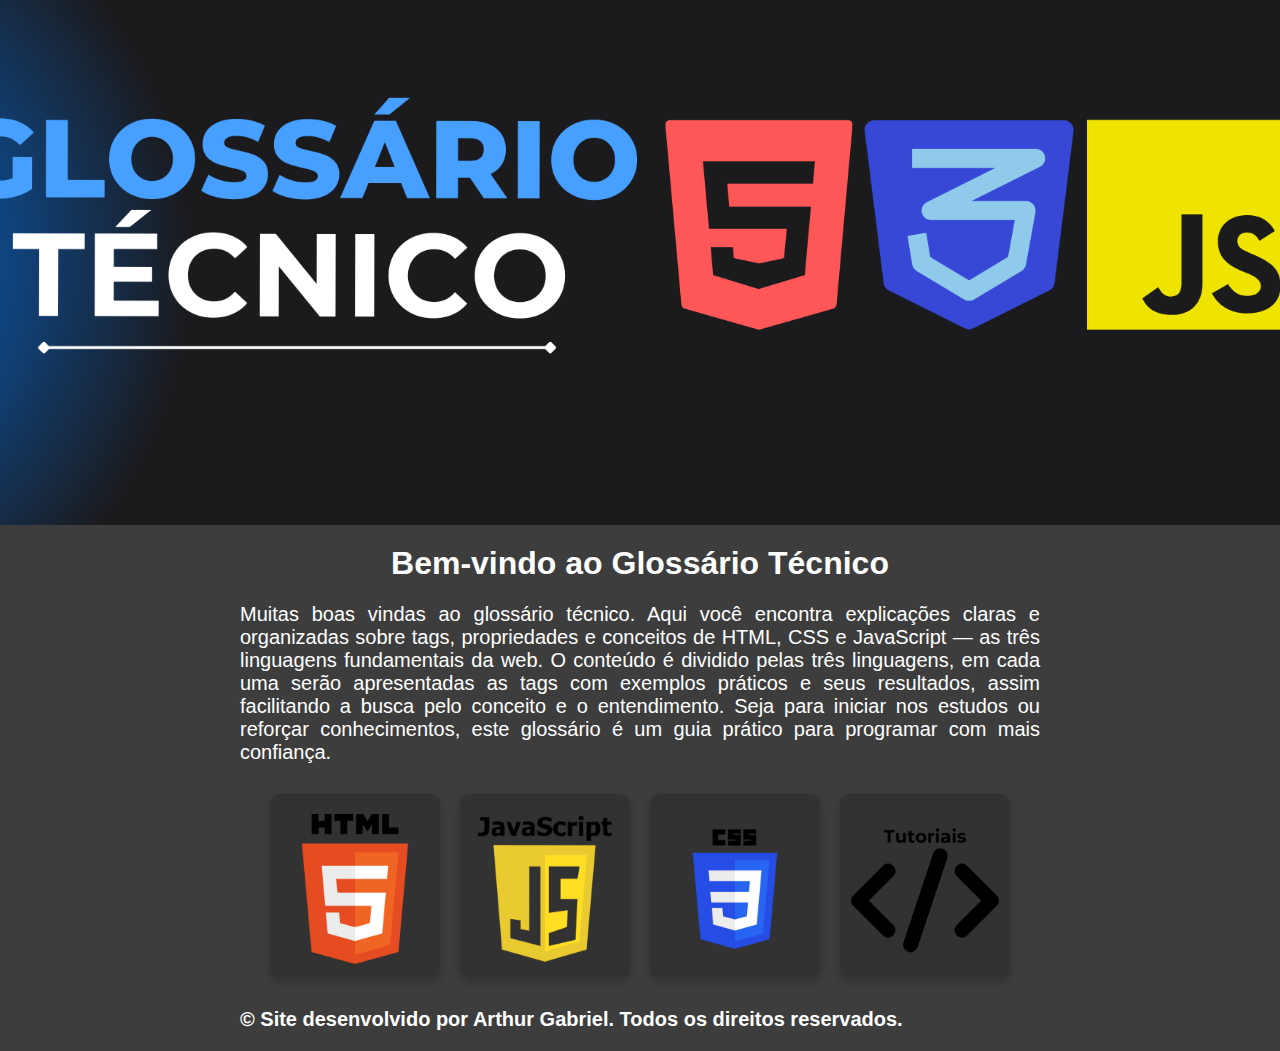
<file: index.html>
<!DOCTYPE html>
<html lang="pt-br">
<head>
    <meta charset="UTF-8">
    <meta name="viewport" content="width=device-width, initial-scale=1.0">
    <link rel="stylesheet" href="index.css">
    <title>Glossário técnico</title>
</head>
<body>
    <header>
    </header>
    <h1>Bem-vindo ao Glossário Técnico</h1>
    <p>
        Muitas boas vindas ao glossário técnico. Aqui você encontra explicações claras e organizadas sobre tags, propriedades e conceitos de HTML, CSS e JavaScript — as três linguagens fundamentais da web. O conteúdo é dividido pelas três linguagens, em cada uma serão apresentadas as tags com exemplos práticos e seus resultados, assim facilitando a busca pelo conceito e o entendimento. Seja para iniciar nos estudos ou reforçar conhecimentos, este glossário é um guia prático para programar com mais confiança.
    </p>
    <div class="cards">
        <div class="card-1">
            <a href="html.html">
                <img src="HTML5_logo_and_wordmark.svg.png" alt="HTML logo">
            </a>
        </div>
        <div class="card-1">
            <a href="js.html">
                <img src="js.png" alt="JavaScript logo">
            </a>
        </div>
        <div class="card-1">
            <a href="css.html">
                <img src="css.png" alt="CSS logo">
            </a>
        </div>
        <div class="card-1">
            <a href="tutogpt.html">
                <img src="tuto-logo.png" alt="Tutorial logo">
            </a>
        </div>
    </div>
    <footer class ="rodape">
        <p> &copy; Site desenvolvido por Arthur Gabriel. Todos os direitos reservados.</p>
    </footer>
</body>
</html>
</file>
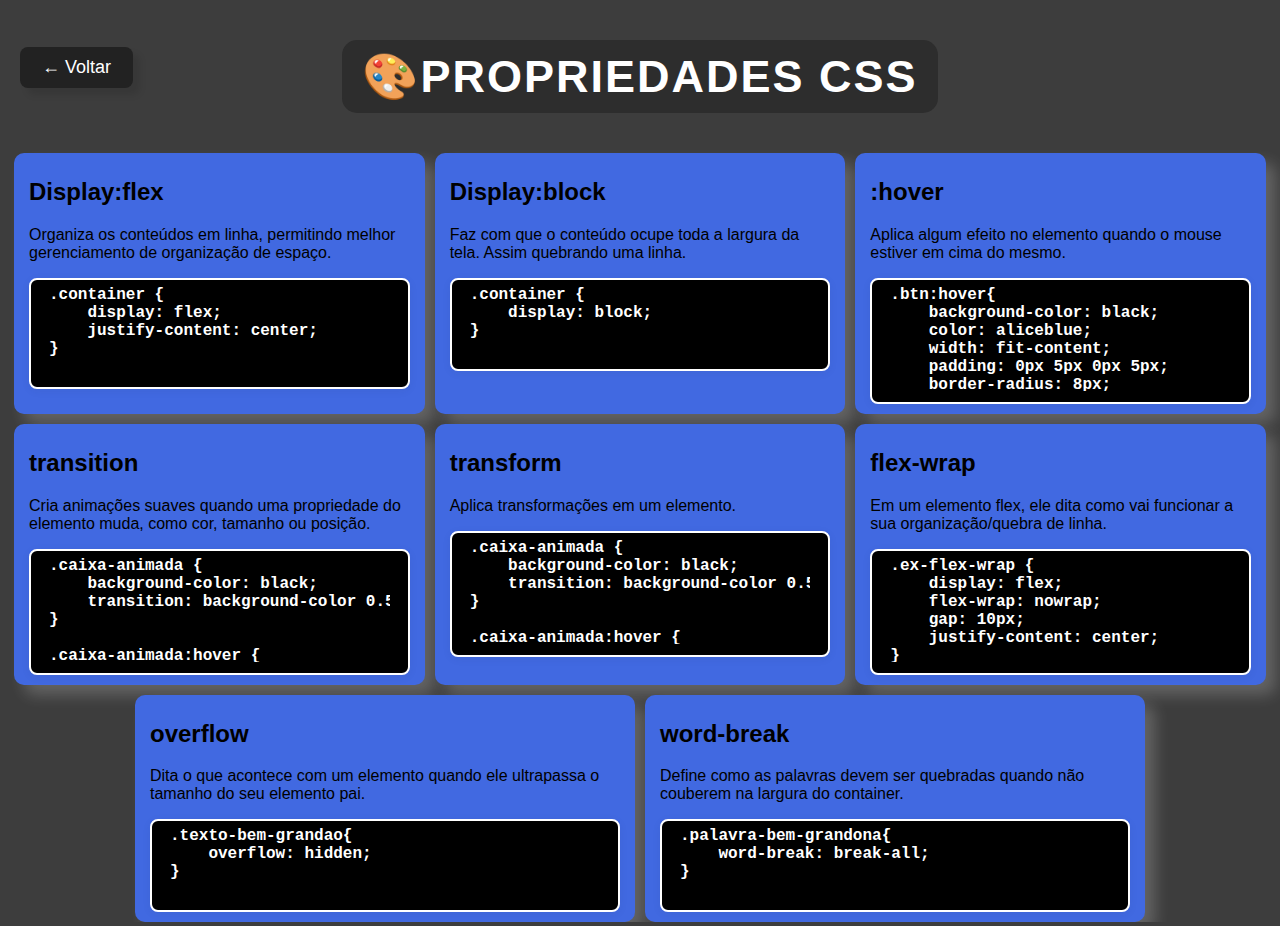
<file: css.html>
<!DOCTYPE html>
<html lang="pt-br">
<head>
    <meta charset="UTF-8">
    <meta name="viewport" content="width=device-width, initial-scale=1.0">
    <link rel="stylesheet" href="css.css">
    <title>CSS</title>
</head>
<body>
    <div class="botao-do-lado-do-titulo">
        <button class="btn-voltar" onclick="window.history.back()">
    &#8592; Voltar
        </button>
        <h1 class ="titulo">🎨PROPRIEDADES CSS</h1>
    </div>
<div class ="cards">
        <div class ="card-1">
            <h2 class="nome-tag">Display:flex</h2>
            <p class="descricao-tag">Organiza os conteúdos em linha, permitindo melhor gerenciamento de organização de espaço.</p>
            <div class="accordion-box">
                <button class="accordion-header">
                    <pre>
.container {
    display: flex;
    justify-content: center;
}
                    </pre>
                </button>
                <div class="ex-pratico display">
                    <div class="cardzito-1">
                        <p class="cardzito-texto">1</p>
                    </div>
                    <div class="cardzito-1">
                        <p class="cardzito-texto">2</p>
                    </div>
                    <div class="cardzito-1">
                        <p class="cardzito-texto">3</p>
                    </div>
                    
            </div>
        </div>  
    </div>
    <div class ="card-1">
            <h2 class="nome-tag">Display:block</h2>
            <p class="descricao-tag">Faz com que o conteúdo ocupe toda a largura da tela. Assim quebrando uma linha.</p>
            <div class="accordion-box">
                <button class="accordion-header">
                    <pre>
.container {
    display: block;
}
                    </pre>
                </button>
                <div class="ex-pratico display-block">
                    <div class="cardzito-2">
                        <p class="cardzito-texto-2">1</p>
                    </div>
                    <div class="cardzito-2">
                        <p class="cardzito-texto-2">2</p>
                    </div>  
            </div>
        </div>  
    </div>
    <div class ="card-1">
            <h2 class="nome-tag">:hover</h2>
            <p class="descricao-tag">Aplica algum efeito no elemento quando o mouse estiver em cima do mesmo.</p>
            <div class="accordion-box">
                <button class="accordion-header">
                    <pre>
.btn:hover{
    background-color: black;
    color: aliceblue;
    width: fit-content;
    padding: 0px 5px 0px 5px;
    border-radius: 8px;
}
                    </pre>
                </button>
                <div class="ex-pratico">
                    <p class="btn">Efeito hover</p>  
                </div>
        </div>  
    </div>
     <div class ="card-1">
            <h2 class="nome-tag">transition</h2>
            <p class="descricao-tag">Cria animações suaves quando uma propriedade do elemento muda, como cor, tamanho ou posição.</p>
            <div class="accordion-box">
                <button class="accordion-header">
                    <pre>
.caixa-animada {
    background-color: black;
    transition: background-color 0.5s, transform 0.3s;
}

.caixa-animada:hover {
    background-color: white;
    transform: rotate(15deg) scale(1.1);
}
                    </pre>
                </button>
                <div class="ex-pratico transition">
                      <div class="caixa-animada"></div>
                </div>
        </div>  
    </div>
    <div class ="card-1">
            <h2 class="nome-tag">transform</h2>
            <p class="descricao-tag">Aplica transformações em um elemento.</p>
            <div class="accordion-box">
                <button class="accordion-header">
                    <pre>
.caixa-animada {
    background-color: black;
    transition: background-color 0.5s, transform 0.3s;
}

.caixa-animada:hover {
    background-color: white;
    transform: rotate(15deg) scale(1.1);
}
                    </pre>
                </button>
                <div class="ex-pratico transition">
                      <div class="caixa-animada"></div>
                </div>
        </div>  
    </div>
    <div class ="card-1">
            <h2 class="nome-tag">flex-wrap</h2>
            <p class="descricao-tag">Em um elemento flex, ele dita como vai funcionar a sua organização/quebra de linha.</p>
            <div class="accordion-box">
                <button class="accordion-header">
                    <pre>
.ex-flex-wrap {
    display: flex;
    flex-wrap: nowrap;
    gap: 10px;
    justify-content: center;
}

.item {
    background: #5a9;
    color: white;
    padding: 10px;
}
                    </pre>
                </button>
                <div class="ex-pratico">
                    <div class="ex-flex-wrap">
                        <div class="item">1</div>
                        <div class="item">2</div>
                        <div class="item">3</div>
                        <div class="item">4</div>
                        <div class="item">5</div>
                    </div>
                </div>
        </div>  
    </div>
    <div class ="card-1">
            <h2 class="nome-tag">overflow</h2>
            <p class="descricao-tag">Dita o que acontece com um elemento quando ele ultrapassa o tamanho do seu elemento pai.</p>
            <div class="accordion-box">
                <button class="accordion-header">
                    <pre>
.texto-bem-grandao{
    overflow: hidden;
}
                    </pre>
                </button>
                <div class="ex-pratico overflow">
                    <p class="texto-bem-grandao">
                        Estou escrevendo um texto muito longo que vai ultrapassar o tamanho do meu elemento pai. Mas quando eu quero dizer longo, é tipo, não longo de verdade, mas só longo o suficiente pra que o tamanho da caixa definido por mim seja menor do que esse texto totalmente legal e longo.
                    </p>
                </div>
        </div>  
    </div>
     <div class ="card-1">
            <h2 class="nome-tag">word-break</h2>
            <p class="descricao-tag">Define como as palavras devem ser quebradas quando não couberem na largura do container.</p>
            <div class="accordion-box">
                <button class="accordion-header">
                    <pre>
.palavra-bem-grandona{
    word-break: break-all;
}
                    </pre>
                </button>
                <div class="ex-pratico">
                    <p class="palavra-bem-grandona">
                        EssaPalavraÉTãoGrandeQueNãoCabeNoContainerEPrecisaSerQuebradaParaContinuarAExibiçãoDoTextoDeFormaCorreta.
                    </p>
                </div>
        </div>  
    </div>
</div>
    <script src ="accordion.js"></script>
</body>
</html>
</file>
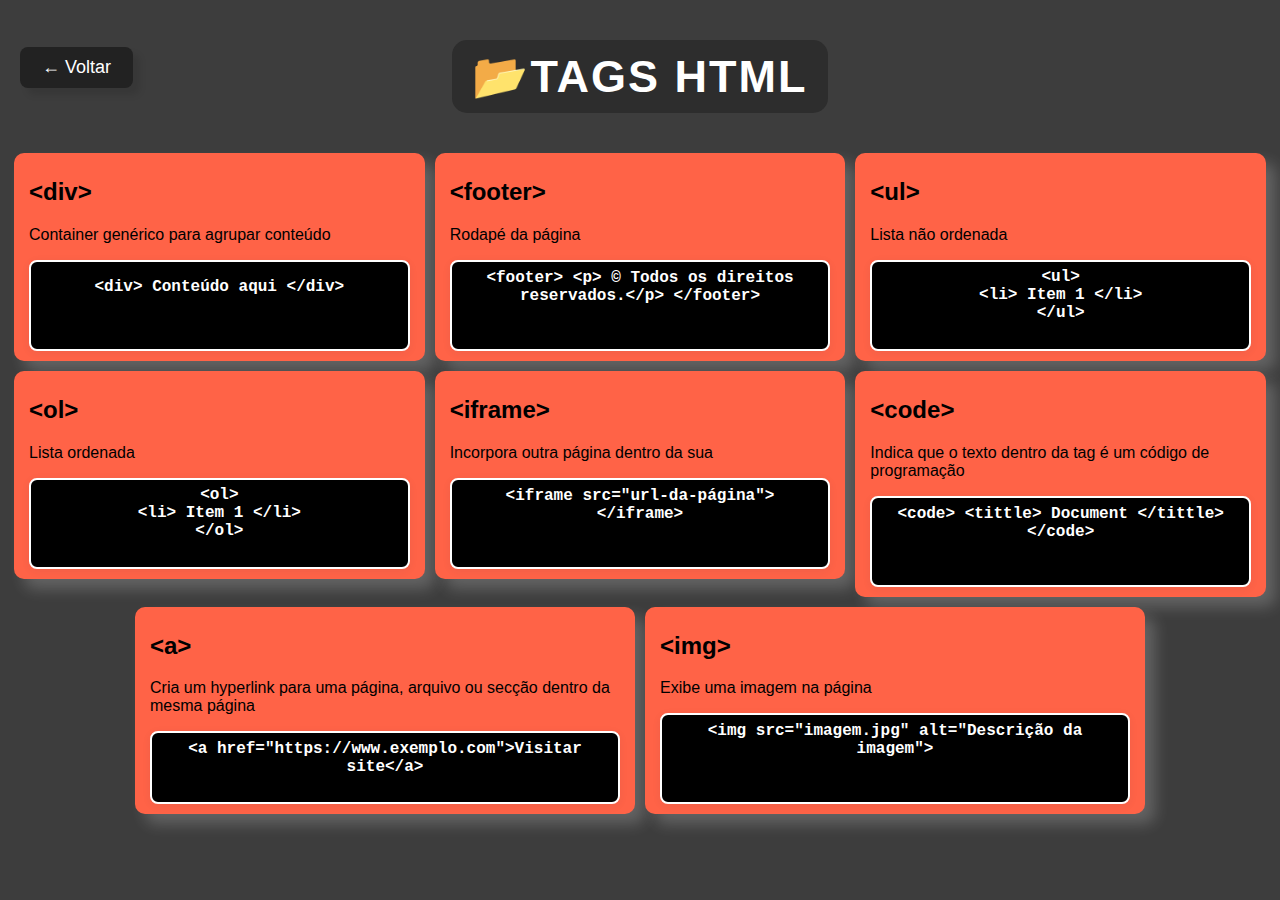
<file: html.html>
<!DOCTYPE html>
<html lang="pt-br">
<head>
    <meta charset="UTF-8">
    <meta name="viewport" content="width=device-width, initial-scale=1.0">
    <link rel="stylesheet" href="html.css">
    <title>HTML</title>
</head>
<body>
    <div class="botao-do-lado-do-titulo">
        <button class="btn-voltar" onclick="window.history.back()">
    &#8592; Voltar
        </button>
        <h1 class ="titulo">📂TAGS HTML</h1>
    </div>
    <div class ="cards">
        <div class ="card-1">
            <h2 class="nome-tag">&lt;div&gt;</h2>
            <p class="descricao-tag">Container genérico para agrupar conteúdo</p>
            <div class="accordion-box">
                <button class="accordion-header">
                    <code>&lt;div&gt; Conteúdo aqui &lt;/div&gt;</code>
                </button>
                <div class="ex-pratico">
                    <p class="nerfados">Este conteúdo está dentro de uma div estilizada. Teve suas bordas arredondadas, fonte e cor alteradas, animações adicionadas e poderia ser adicionado mais!</p>
                </div>
            </div>
        </div>
        <div class ="card-1">
            <h2 class="nome-tag">&lt;footer&gt;</h2>
            <p class="descricao-tag">Rodapé da página</p>
            <div class="accordion-box">
                <button class="accordion-header">
                    <code>&lt;footer&gt; &lt;p&gt; &copy; Todos os direitos reservados.&lt;/p&gt; &lt;/footer&gt;</code>
                </button>
                <div class="ex-pratico">
                    <p class="nerfados">Hello world</p>
                    <footer class="rodape-exemplo">
                        <p> &copy; Todos os direitos reservados.</p>
                    </footer>
                </div>
            </div>
        </div>
        <div class ="card-1">
            <h2 class="nome-tag">&lt;ul&gt;</h2>
            <p class="descricao-tag">Lista não ordenada</p>
            <div class="accordion-box">
                <button class="accordion-header">
                    <code>&lt;ul&gt; <br> &lt;li&gt; Item 1 &lt;/li&gt;<br>&lt;/ul&gt;</code>
                </button>
                <div class="ex-pratico lista">
                    <ul class="nerfados">
                        <li>Item 1</li>
                        <li>Item 2</li>
                        <li>Item 3</li>
                    </ul>
                </div>
            </div>
        </div>
        <div class ="card-1">
            <h2 class="nome-tag">&lt;ol&gt;</h2>
            <p class="descricao-tag">Lista ordenada</p>
            <div class="accordion-box">
                <button class="accordion-header">
                    <code>&lt;ol&gt; <br> &lt;li&gt; Item 1 &lt;/li&gt;<br>&lt;/ol&gt;</code>
                </button>
                <div class="ex-pratico lista">
                    <ol class="nerfados">
                        <li>Item 1</li>
                        <li>Item 2</li>
                        <li>Item 3</li>
                    </ol>
                </div>
            </div>
        </div>
        <div class ="card-1">
            <h2 class="nome-tag">&lt;iframe&gt;</h2>
            <p class="descricao-tag">Incorpora outra página dentro da sua</p>
            <div class="accordion-box">
                <button class="accordion-header">
                    <code>&lt;iframe src="url-da-página"&gt;&lt;/iframe&gt;</code>
                </button>
                <div class="ex-pratico iframe">
                    <iframe src="https://pt.wikipedia.org/wiki/Wikipédia:Página_principal" width="100%" height="500px"></iframe>  
                </div>
            </div>
        </div>
        <div class ="card-1">
            <h2 class="nome-tag">&lt;code&gt;</h2>
            <p class="descricao-tag">Indica que o texto dentro da tag é um código de programação</p>
            <div class="accordion-box">
                <button class="accordion-header">
                    <code>&lt;code&gt; &lt;tittle&gt; Document &lt;/tittle&gt; &lt;/code&gt;</code>
                </button>
                <div class="ex-pratico">
                    <code>&lt;p&gt; Este texto está com uma formatação da tag code para indicar que é um código. &lt;p&gt;</code>
                </div>
            </div>
        </div>
        <div class ="card-1">
            <h2 class="nome-tag">&lt;a&gt;</h2>
            <p class="descricao-tag">Cria um hyperlink para uma página, arquivo ou secção dentro da mesma página</p>
            <div class="accordion-box">
                <button class="accordion-header">
                    <code>&lt;a href="https://www.exemplo.com"&gt;Visitar site&lt;/a&gt;</code>
                </button>
                <div class="ex-pratico tag-a">
                    <a href="https://store.steampowered.com/app/250900/The_Binding_of_Isaac_Rebirth/" target="_blank">Visitar site</a>
                </div>
            </div>
        </div>
        <div class ="card-1">
            <h2 class="nome-tag">&lt;img&gt;</h2>
            <p class="descricao-tag">Exibe uma imagem na página</p>
            <div class="accordion-box">
                <button class="accordion-header">
                    <code>&lt;img src="imagem.jpg" alt="Descrição da imagem"&gt;</code>
                </button>
                <div class="ex-pratico isaac">
                    <img src="Isaac.png" alt="isaac" width="120">

                </div>
            </div>
        </div>
    </div>
    <script src ="accordion.js"></script>
</body>
</html>
</file>
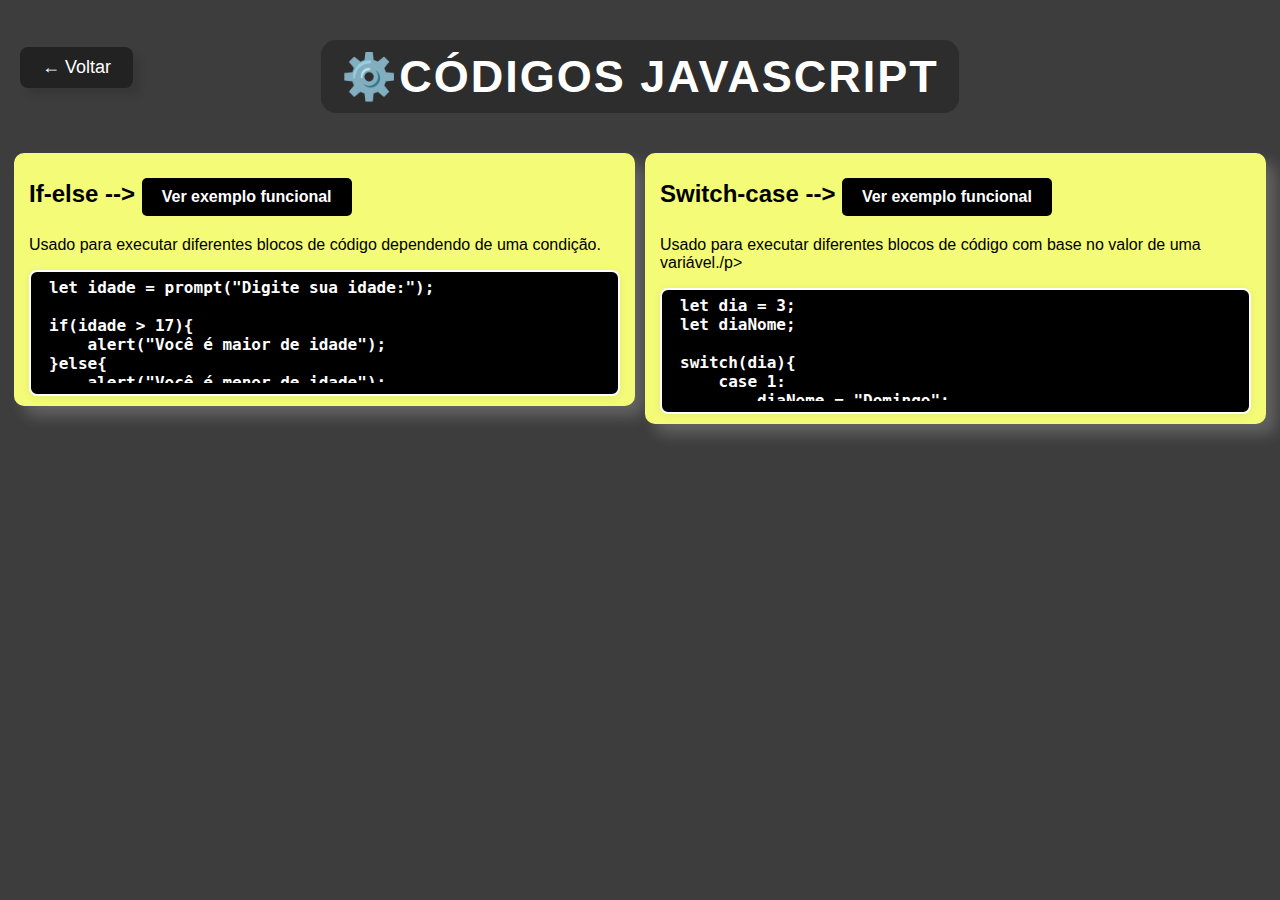
<file: js.html>
<!DOCTYPE html>
<html lang="pt-br">
<head>
    <meta charset="UTF-8">
    <meta name="viewport" content="width=device-width, initial-scale=1.0">
    <link rel="stylesheet" href="js.css">
    <title>JavaScript</title>
</head>
<body>
    <div class="botao-do-lado-do-titulo">
        <button class="btn-voltar" onclick="window.history.back()">
    &#8592; Voltar
        </button>
        <h1 class ="titulo">⚙️CÓDIGOS JAVASCRIPT</h1>
    </div>
    <div class ="cards">
        <div class ="card-1">
            <h2 class="nome-tag">If-else --&gt; <button class="botao-ex"><a href="ifelse-exemplo.html"target="blank">Ver exemplo funcional</a></button></h2>
            <p class="descricao-tag">Usado para executar diferentes blocos de código dependendo de uma condição.</p>
            <div class="accordion-box">
                <button class="accordion-header">
                    <pre>
let idade = prompt("Digite sua idade:");

if(idade > 17){
    alert("Você é maior de idade");
}else{
    alert("Você é menor de idade");
}

// Fecha a aba/janela quando terminar
window.close();
                    </pre>
                </button>
            </div>
        </div>
        <div class ="card-1">
            <h2 class="nome-tag">Switch-case --&gt; <button class="botao-ex"><a href="switchcase-exemplo.html"target="blank">Ver exemplo funcional</a></button></h2>
            <p class="descricao-tag">Usado para executar diferentes blocos de código com base no valor de uma variável./p>
            <div class="accordion-box">
                <button class="accordion-header">
                    <pre>
let dia = 3;
let diaNome;

switch(dia){
    case 1:
        diaNome = "Domingo";
        break;
    case 2:
        diaNome = "Segunda";
        break;
    case 3:
        diaNome = "Terça";
        break;
    case 4:
        diaNome = "Quarta";
        break;
    case 5:
        diaNome = "Quinta";
        break;
    case 6:
        diaNome = "Sexta";
        break;
    case 7:
        diaNome = "Sábado";
        break;
    default:
        diaNome = "Dia inválido";
}

alert("Hoje é " + diaNome);

// Fecha a aba/janela quando terminar
window.close();
                    </pre>
                    </a>
                </button>
            </div>
        </div>
    </div>
</body>
</html>
</file>
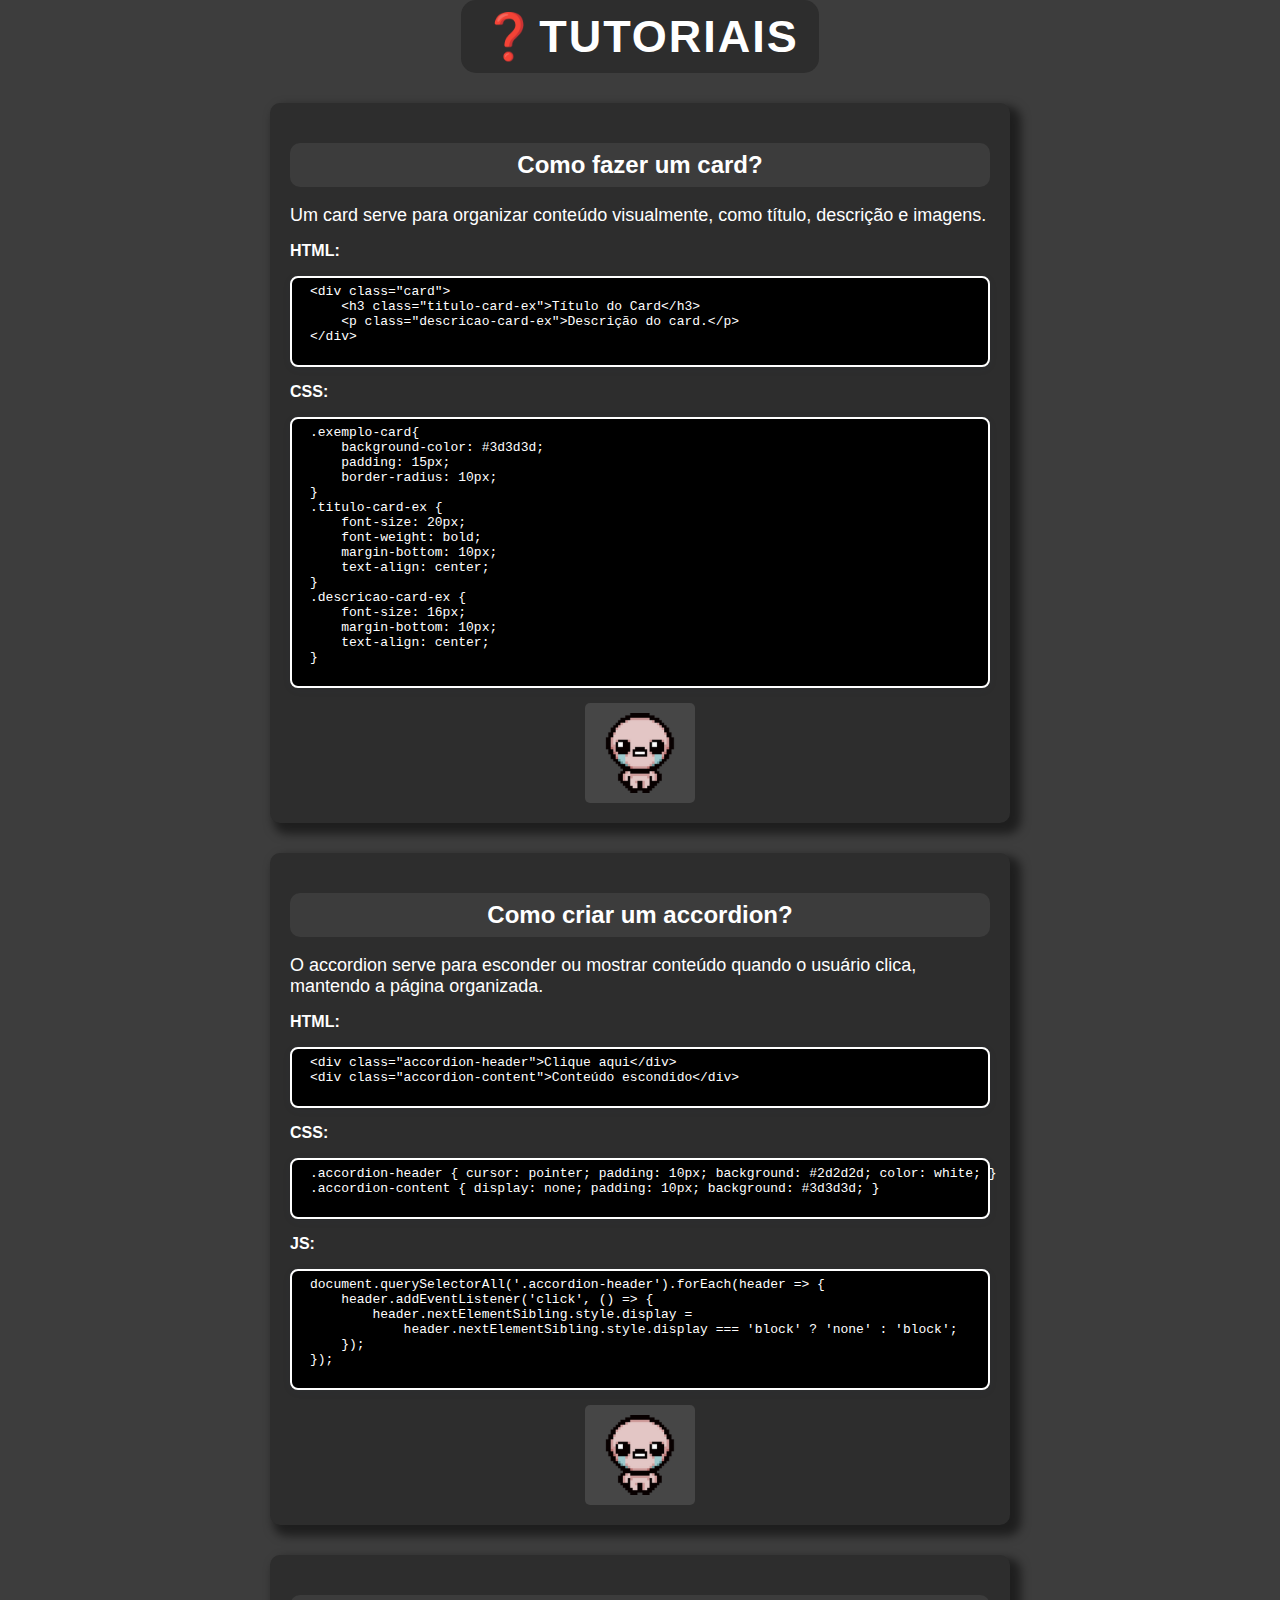
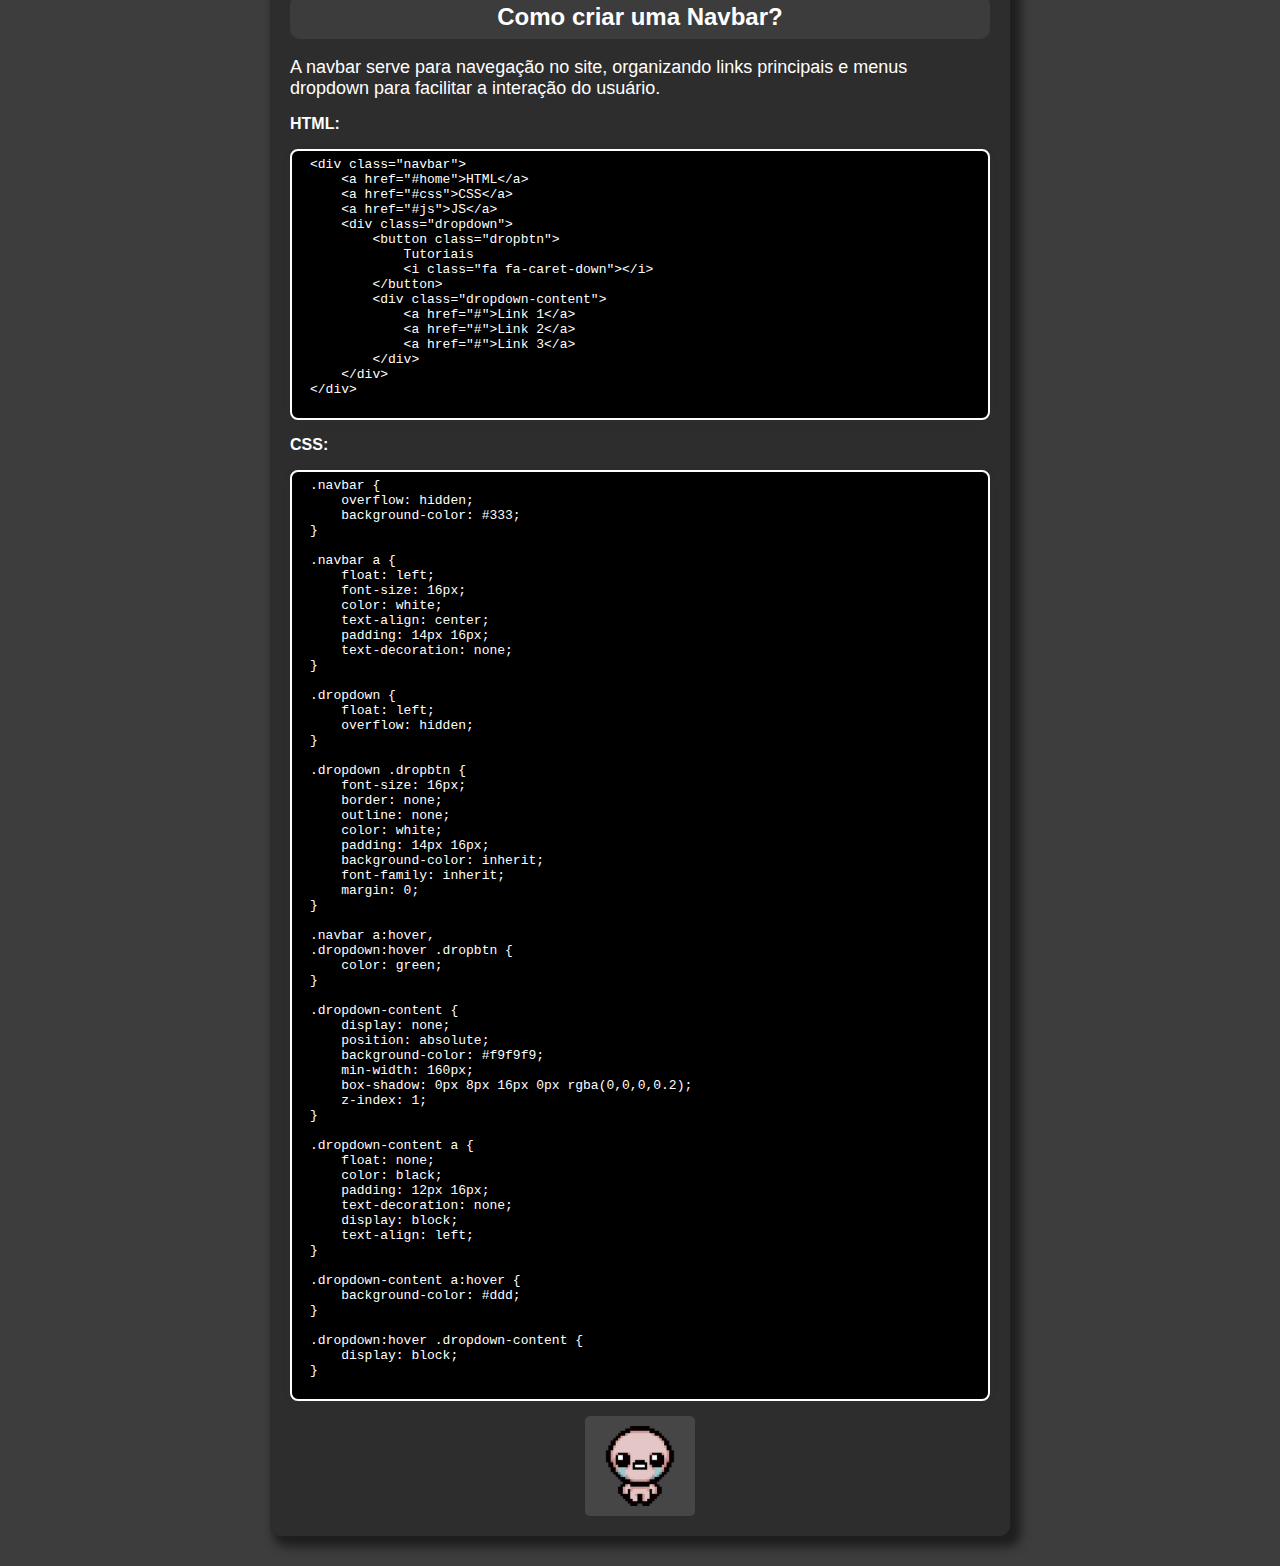
<file: tutogpt.html>
<!DOCTYPE html>
<html lang="en">
<head>
    <meta charset="UTF-8">
    <meta name="viewport" content="width=device-width, initial-scale=1.0">
    <link rel="stylesheet" href="tutorial.css">
    <link rel="stylesheet" href="https://cdnjs.cloudflare.com/ajax/libs/font-awesome/4.7.0/css/font-awesome.min.css">
    <title>Tutoriais</title>
</head>
<body>
    <h1 class="titulo">❓TUTORIAIS</h1>
    <!-- Tutorial Card: Accordion -->
    <div class="card-tutorial">
        <h2 class="nome-tutorial">Como fazer um card?</h2>
        <p class="descricao">Um card serve para organizar conteúdo visualmente, como título, descrição e imagens.</p>
        <div class="codigo">
            <p><strong>HTML:</strong></p>
            <pre>
&lt;div class="card"&gt;
    &lt;h3 class="titulo-card-ex"&gt;Título do Card&lt;/h3&gt;
    &lt;p class="descricao-card-ex"&gt;Descrição do card.&lt;/p&gt;
&lt;/div&gt;
            </pre>
            <p><strong>CSS:</strong></p>
            <pre>
.exemplo-card{
    background-color: #3d3d3d;
    padding: 15px;
    border-radius: 10px;
}
.titulo-card-ex {
    font-size: 20px;
    font-weight: bold;
    margin-bottom: 10px;
    text-align: center;
}
.descricao-card-ex {
    font-size: 16px;
    margin-bottom: 10px;
    text-align: center;
}
            </pre>
        </div>

            <div class="btn">
                <button class="accordion-btn">
                    <img src="imagem-fechada.png" alt="isaac" id="icone-accordion">
                </button>
            </div>
        <div class="accordion-content">
            <div class="exemplo-card">
                <h3 class="titulo-card-ex">Título do Card</h3>
                <p class="descricao-card-ex">Descrição do card.</p>
            </div>
        </div>
    </div>

    <!-- Tutorial Card: Accordion -->
    <div class="card-tutorial">
        <h2 class="nome-tutorial">Como criar um accordion?</h2>
        <p class="descricao">O accordion serve para esconder ou mostrar conteúdo quando o usuário clica, mantendo a página organizada.</p>

        <div class="codigo">
            <p><strong>HTML:</strong></p>
            <pre>
&lt;div class="accordion-header"&gt;Clique aqui&lt;/div&gt;
&lt;div class="accordion-content"&gt;Conteúdo escondido&lt;/div&gt;
            </pre>

            <p><strong>CSS:</strong></p>
            <pre>
.accordion-header { cursor: pointer; padding: 10px; background: #2d2d2d; color: white; }
.accordion-content { display: none; padding: 10px; background: #3d3d3d; }
            </pre>

            <p><strong>JS:</strong></p>
            <pre>
document.querySelectorAll('.accordion-header').forEach(header =&gt; {
    header.addEventListener('click', () =&gt; {
        header.nextElementSibling.style.display =
            header.nextElementSibling.style.display === 'block' ? 'none' : 'block';
    });
});
            </pre>
        </div>

        <div class="btn">
                <button class="accordion-btn">
                    <img src="imagem-fechada.png" alt="isaac" id="icone-accordion">
                </button>
            </div>
            <!-- Accordion funcional -->
        <div class="accordion-content">
            <div class="exemplo-accordion">
                <div class="accordion-header">Clique aqui</div>
                <div class="accordion-content">Este é o conteúdo do accordion!</div>
            </div>
        </div>
    </div>

    <!-- Tutorial Card: Navbar -->
    <div class="card-tutorial">
        <h2 class="nome-tutorial">Como criar uma Navbar?</h2>
        <p class="descricao">
            A navbar serve para navegação no site, organizando links principais e menus dropdown para facilitar a interação do usuário.
        </p>

        <div class="codigo">
            <p><strong>HTML:</strong></p>
            <pre>
&lt;div class="navbar"&gt;
    &lt;a href="#home"&gt;HTML&lt;/a&gt;
    &lt;a href="#css"&gt;CSS&lt;/a&gt;
    &lt;a href="#js"&gt;JS&lt;/a&gt;
    &lt;div class="dropdown"&gt;
        &lt;button class="dropbtn"&gt;
            Tutoriais
            &lt;i class="fa fa-caret-down"&gt;&lt;/i&gt;
        &lt;/button&gt;
        &lt;div class="dropdown-content"&gt;
            &lt;a href="#"&gt;Link 1&lt;/a&gt;
            &lt;a href="#"&gt;Link 2&lt;/a&gt;
            &lt;a href="#"&gt;Link 3&lt;/a&gt;
        &lt;/div&gt;
    &lt;/div&gt;
&lt;/div&gt;
            </pre>

            <p><strong>CSS:</strong></p>
            <pre>
.navbar {
    overflow: hidden;
    background-color: #333;
}

.navbar a {
    float: left;
    font-size: 16px;
    color: white;
    text-align: center;
    padding: 14px 16px;
    text-decoration: none;
}

.dropdown {
    float: left;
    overflow: hidden;
}

.dropdown .dropbtn {
    font-size: 16px;
    border: none;
    outline: none;
    color: white;
    padding: 14px 16px;
    background-color: inherit;
    font-family: inherit;
    margin: 0;
}

.navbar a:hover,
.dropdown:hover .dropbtn {
    color: green;
}

.dropdown-content {
    display: none;
    position: absolute;
    background-color: #f9f9f9;
    min-width: 160px;
    box-shadow: 0px 8px 16px 0px rgba(0,0,0,0.2);
    z-index: 1;
}

.dropdown-content a {
    float: none;
    color: black;
    padding: 12px 16px;
    text-decoration: none;
    display: block;
    text-align: left;
}

.dropdown-content a:hover {
    background-color: #ddd;
}

.dropdown:hover .dropdown-content {
    display: block;
}
            </pre>
        </div>

        <div class="btn">
                <button class="accordion-btn">
                    <img src="imagem-fechada.png" alt="isaac" id="icone-accordion">
                </button>
            </div>
        <div class="accordion-content">
            <div class="exemplo-navbar">
                <div class="navbar">
                    <a href="#home">HTML</a>
                    <a href="#css">CSS</a>
                    <a href="#js">JS</a>
                    <div class="dropdown">
                        <button class="dropbtn">Tutoriais <i class="fa fa-caret-down"></i></button>
                        <div class="dropdown-content">
                            <a href="#">Link 1</a>
                            <a href="#">Link 2</a>
                            <a href="#">Link 3</a>
                        </div>
                    </div>
                </div>
            </div>
        </div>
    </div>

    <script src="tutorial.js"></script>
</body>
</html>
</file>
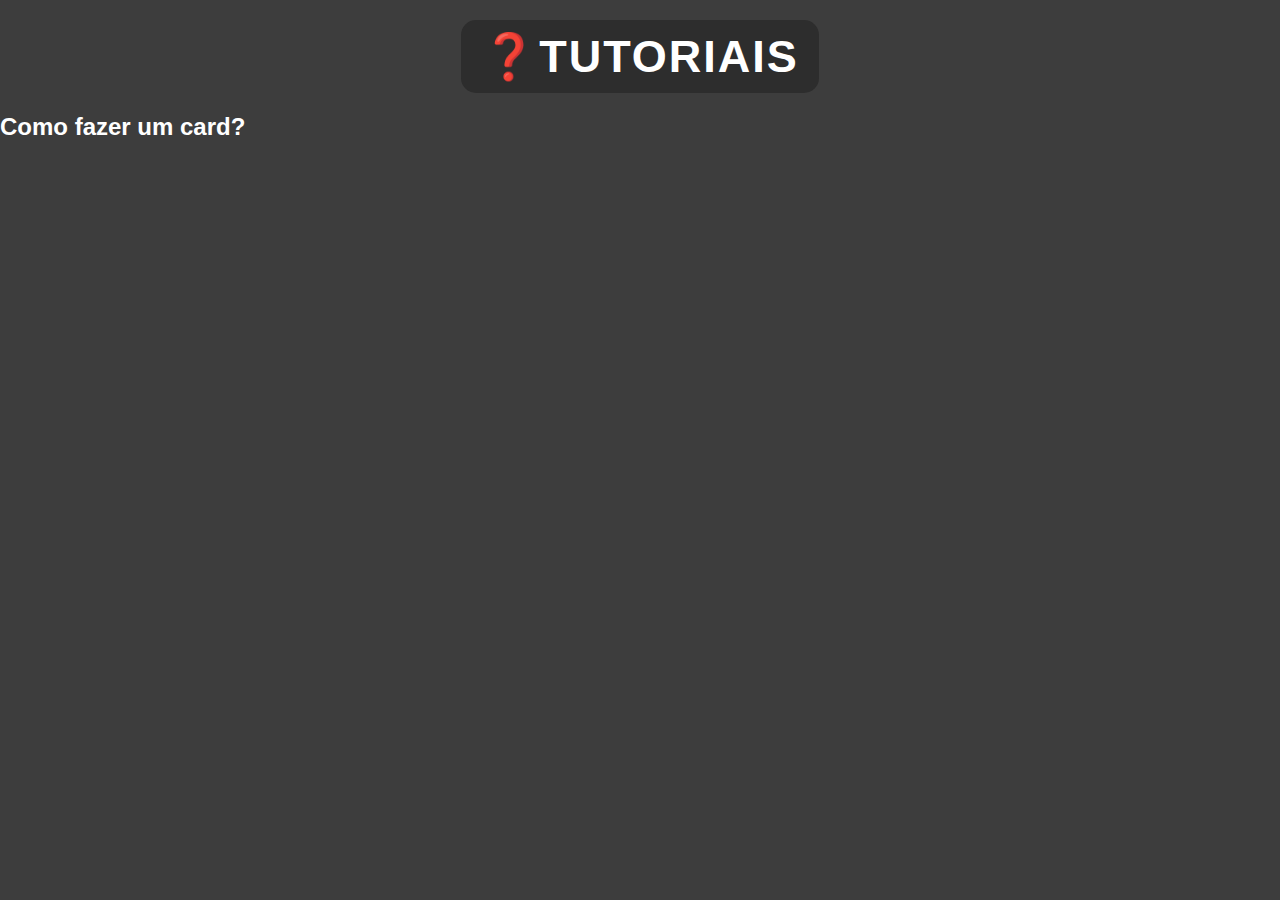
<file: tutoriais.html>
<!DOCTYPE html>
<html lang="en">
<head>
    <meta charset="UTF-8">
    <meta name="viewport" content="width=device-width, initial-scale=1.0">
    <link rel="stylesheet" href="tutoriais.css">
    <title>Tutoriais</title>
</head>
<body>
    <h1 class ="titulo">❓TUTORIAIS</h1>
    <div class="card-tutorial">
        <h2 class="nome-tutorial">Como fazer um card?</h2>
        
    </div>
</body>
</html>
</file>
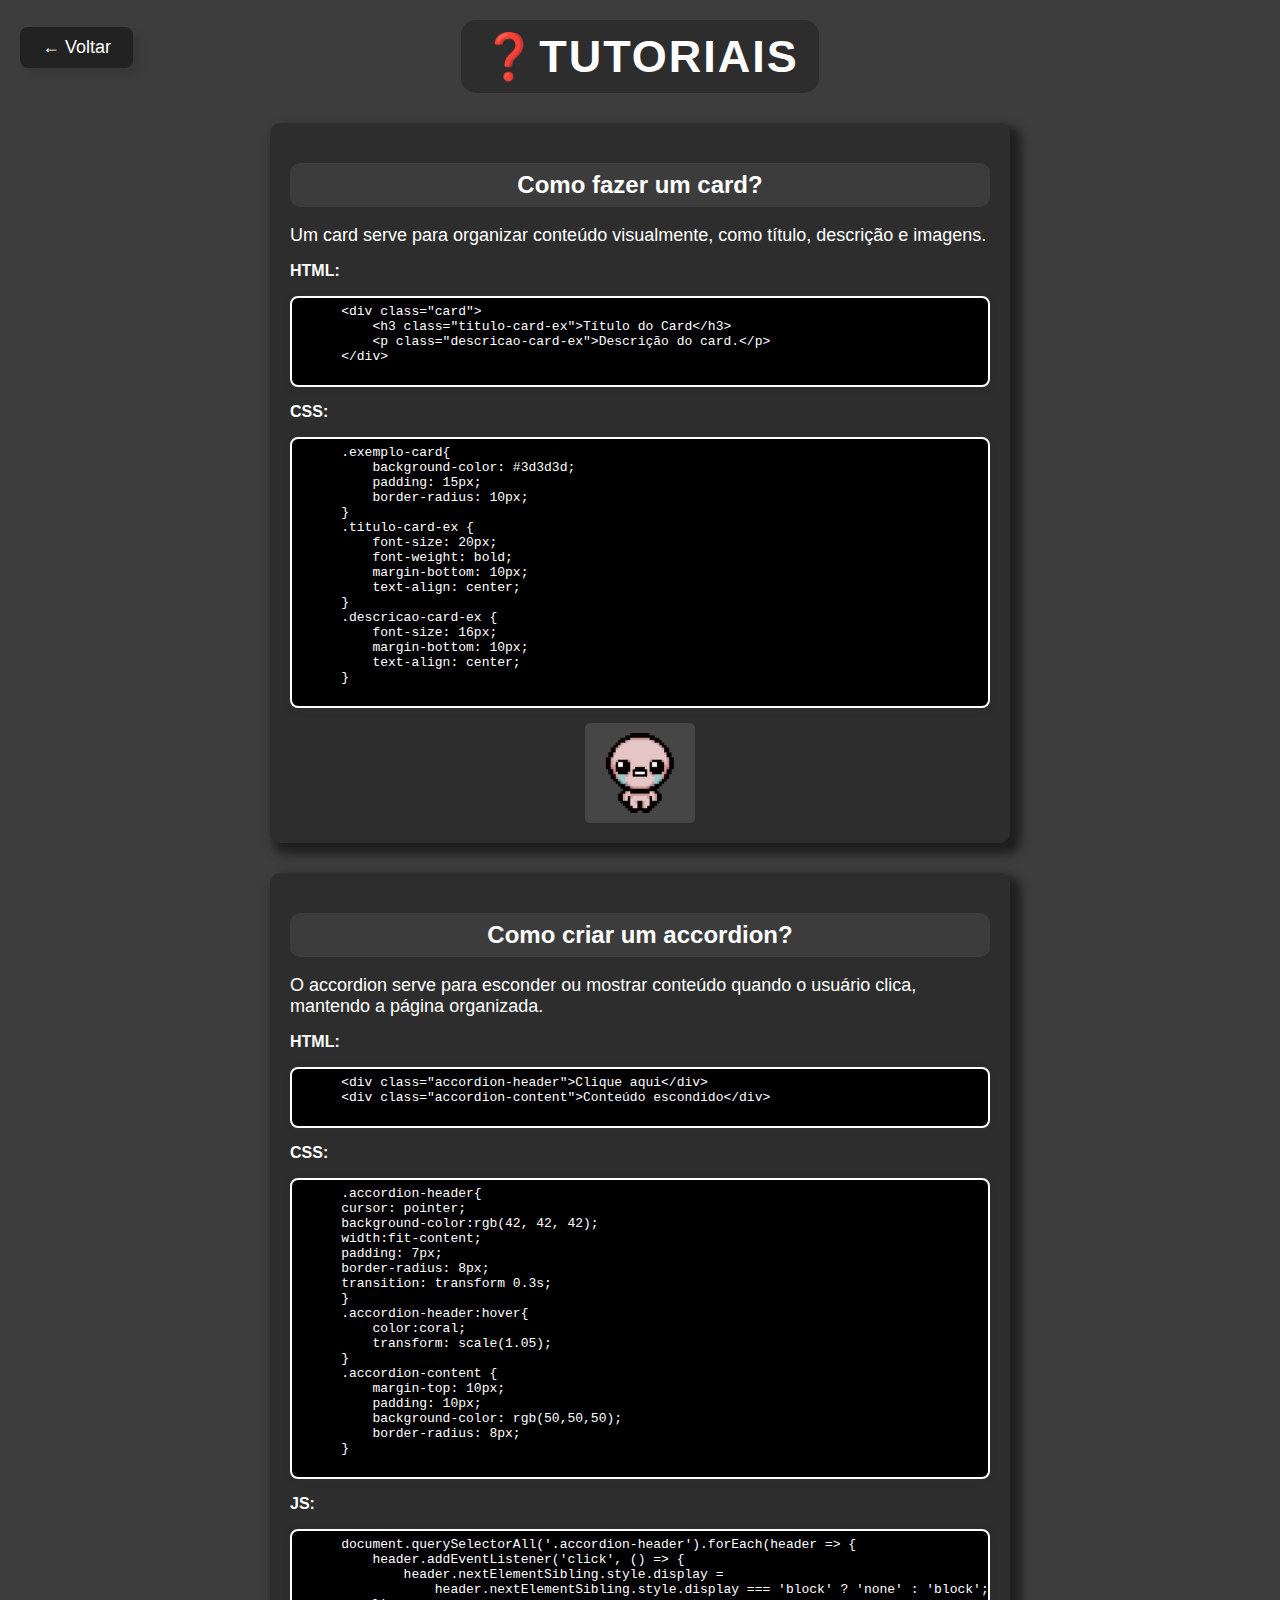
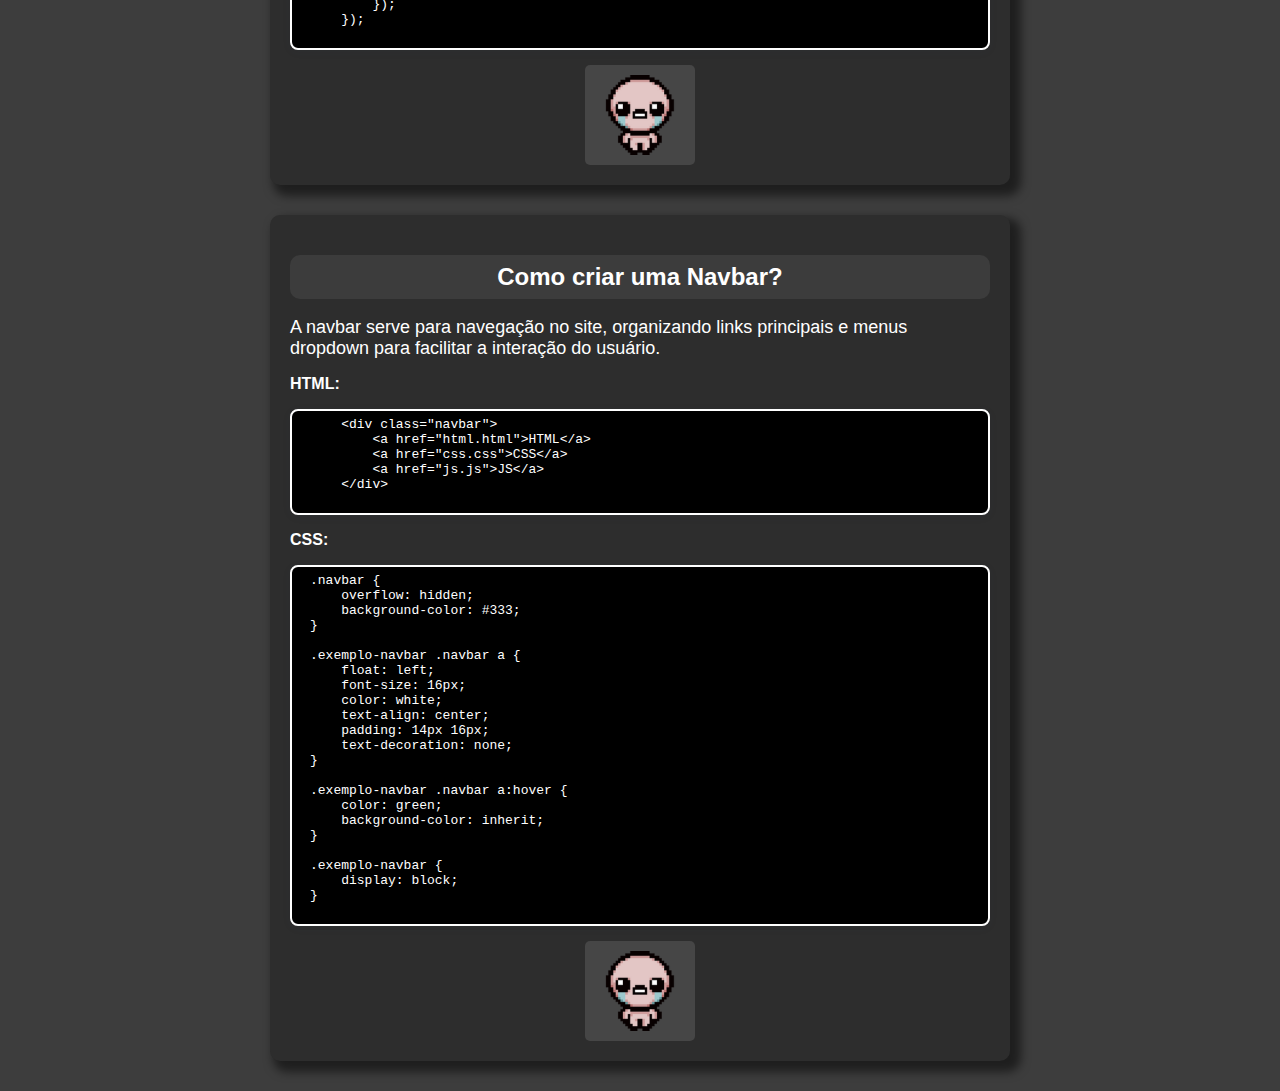
<file: tutorial.html>
<!DOCTYPE html>
    <html lang="en">
    <head>
        <meta charset="UTF-8">
        <meta name="viewport" content="width=device-width, initial-scale=1.0">
        <link rel="stylesheet" href="tutorial.css">
        <link rel="stylesheet" href="https://cdnjs.cloudflare.com/ajax/libs/font-awesome/4.7.0/css/font-awesome.min.css">
        <title>Tutoriais</title>
    </head>
    <body>
        <div class="botao-do-lado-do-titulo">
            <button class="btn-voltar" onclick="window.history.back()">
    &#8592; Voltar
            </button>
            <h1 class="titulo">❓TUTORIAIS</h1>
        </div>
        <!-- Tutorial Card: Accordion -->
        <div class="card-tutorial">
            <h2 class="nome-tutorial">Como fazer um card?</h2>
            <p class="descricao">Um card serve para organizar conteúdo visualmente, como título, descrição e imagens.</p>
            <div class="codigo">
                <p><strong>HTML:</strong></p>
                <pre>
    &lt;div class="card"&gt;
        &lt;h3 class="titulo-card-ex"&gt;Título do Card&lt;/h3&gt;
        &lt;p class="descricao-card-ex"&gt;Descrição do card.&lt;/p&gt;
    &lt;/div&gt;
                </pre>
                <p><strong>CSS:</strong></p>
                <pre>
    .exemplo-card{
        background-color: #3d3d3d;
        padding: 15px;
        border-radius: 10px;
    }
    .titulo-card-ex {
        font-size: 20px;
        font-weight: bold;
        margin-bottom: 10px;
        text-align: center;
    }
    .descricao-card-ex {
        font-size: 16px;
        margin-bottom: 10px;
        text-align: center;
    }
                </pre>
            </div>

                <div class="btn">
                    <button class="accordion-btn">
                        <img src="imagem-fechada.png" alt="isaac" id="icone-accordion">
                    </button>
                </div>
            <div class="accordion-content">
                <div class="exemplo-card">
                    <h3 class="titulo-card-ex">Título do Card</h3>
                    <p class="descricao-card-ex">Descrição do card.</p>
                </div>
            </div>
        </div>

        <!-- Tutorial Card: Accordion -->
        <div class="card-tutorial">
            <h2 class="nome-tutorial">Como criar um accordion?</h2>
            <p class="descricao">O accordion serve para esconder ou mostrar conteúdo quando o usuário clica, mantendo a página organizada.</p>

            <div class="codigo">
                <p><strong>HTML:</strong></p>
                <pre>
    &lt;div class="accordion-header"&gt;Clique aqui&lt;/div&gt;
    &lt;div class="accordion-content"&gt;Conteúdo escondido&lt;/div&gt;
                </pre>

                <p><strong>CSS:</strong></p>
                <pre>
    .accordion-header{
    cursor: pointer;
    background-color:rgb(42, 42, 42);
    width:fit-content;
    padding: 7px;
    border-radius: 8px;
    transition: transform 0.3s;
    }
    .accordion-header:hover{
        color:coral;
        transform: scale(1.05);
    }
    .accordion-content {
        margin-top: 10px;
        padding: 10px;
        background-color: rgb(50,50,50);
        border-radius: 8px;
    }
                </pre>

                <p><strong>JS:</strong></p>
                <pre>
    document.querySelectorAll('.accordion-header').forEach(header =&gt; {
        header.addEventListener('click', () =&gt; {
            header.nextElementSibling.style.display =
                header.nextElementSibling.style.display === 'block' ? 'none' : 'block';
        });
    });
                </pre>
            </div>

                <div class="btn">
                    <button class="accordion-btn">
                        <img src="imagem-fechada.png" alt="isaac" id="icone-accordion">
                    </button>
                </div>
                <!-- Accordion funcional -->
            <div class="accordion-content">
                <div class="exemplo-accordion">
                    <div class="accordion-header">Clique aqui</div>
                    <div class="accordion-content">Este é o conteúdo do accordion!</div>
                </div>
            </div>
        </div>

        <!-- Tutorial Card: Navbar -->
        <div class="card-tutorial">
            <h2 class="nome-tutorial">Como criar uma Navbar?</h2>
            <p class="descricao">
                A navbar serve para navegação no site, organizando links principais e menus dropdown para facilitar a interação do usuário.
            </p>

            <div class="codigo">
                <p><strong>HTML:</strong></p>
                <pre>
    &lt;div class="navbar"&gt;
        &lt;a href="html.html"&gt;HTML&lt;/a&gt;
        &lt;a href="css.css"&gt;CSS&lt;/a&gt;
        &lt;a href="js.js"&gt;JS&lt;/a&gt;
    &lt;/div&gt;
                </pre>

                <p><strong>CSS:</strong></p>
                <pre>
.navbar {
    overflow: hidden;
    background-color: #333;
}

.exemplo-navbar .navbar a {
    float: left;
    font-size: 16px;
    color: white;
    text-align: center;
    padding: 14px 16px;
    text-decoration: none;
}

.exemplo-navbar .navbar a:hover {
    color: green;
    background-color: inherit;
}

.exemplo-navbar {
    display: block;
}
                </pre>
            </div>

            <div class="btn">
                    <button class="accordion-btn">
                        <img src="imagem-fechada.png" alt="isaac" id="icone-accordion">
                    </button>
                </div>
            <div class="accordion-content">
                <div class="exemplo-navbar">
                    <div class="navbar">
                        <a href="html.html">HTML</a>
                        <a href="css.html">CSS</a>
                        <a href="js.html">JS</a>
                    </div>
                </div>
            </div>
        </div>

        <script src="tutorial.js"></script>
    </body>
    </html>
</file>
<file: index.css>
body {
    height: 100%;
    width: 100%;
    margin: 0;
    background-color: rgb(61, 61, 61);
    font-family: Arial, sans-serif;
    color: white;
}

header {
    background-image: url(Banner.png);
    height: 525px;
    background-repeat: no-repeat;
    background-size: cover;
    background-position: center;
}

h1 {
    text-align: center;
    color: white;
    margin-top: 20px;
}

p {
    color: white;
    font-size: 20px;
    text-align: justify;
    margin: 20px auto;
    width: 800px;
}

.cards {
    display: flex;
    justify-content: center;
    gap: 20px;
    margin: 30px auto;
}

.card-1 {
    background-color: rgb(50, 50, 50);
    border-radius: 10px;
    padding: 10px;
    box-shadow: 0 4px 8px rgba(0, 0, 0, 0.2);
    transition: transform 0.3s, box-shadow 0.3s;
    text-align: center;
}

.card-1:hover {
    transform: scale(1.05);
    box-shadow: 0 6px 12px rgba(0, 0, 0, 0.4);
}

.card-1 img {
    width: 150px;
}

.card-1 a {
    text-decoration: none;
    color: white;
    font-weight: bold;
    display: block;
    margin-top: 10px;
}
.rodape{
    font-weight: bold;
    
}
</file>
<file: css.css>
.cards{
    display: flex;
    justify-content: center;
    gap: 10px;
    padding-left: 14px;
    padding-right: 14px;
    flex-wrap: wrap;
    
}
.accordion-box {
    background: black;
    border: 2px solid white;
    border-radius: 8px;
    padding: 6px 18px;
    margin: 10px 0 0 0;
    box-shadow: 0 2px 8px 0 rgba(44,62,80,0.07);
    width: 100%;
    min-width: 0;
    max-width: 100%;
    box-sizing: border-box; /* inclui padding e borda na largura total */
}
.accordion-header {
    background: none;
    border: none;
    font-size: 16px;
    font-family: 'Fira Mono', 'Consolas', monospace;
    color: white;
    font-weight: bold;
    cursor: pointer;
    margin-bottom: 17px;
    outline: none;
    padding: 0;
    transition: color 0.2s;
    width: 100%; 
    text-align: center;
    display: block; /* Permite centralizar corretamente */
    max-height: 105px;
    overflow-y: auto;    /* Adiciona rolagem vertical */
    margin-bottom: 5px;
}
.accordion-header:hover { /* Efeito de mudar cor quando bota o mouse em cima */
    color: #004ab9;
}
.accordion-header::-webkit-scrollbar { /*Seleciona a barra de rolagem*/
    width: 8px;              /* largura da barra */
    background: #222;        /* cor do fundo */
    border-radius: 8px;
}
.accordion-header::-webkit-scrollbar-thumb { /*Seleciona o puxadorzinho da barra de rolagem*/
    background: #004ab9;     /* cor do "puxador" */
    border-radius: 8px;
}
.accordion-header pre {
    font-family: 'Fira Mono', 'Consolas', monospace;
    white-space: pre;
    text-align: left;
    background: transparent;
    color: inherit;
    margin: 0;
    padding: 0;
}
 .ex-pratico {
    background-color: rgb(89, 129, 250);
    font-family: Arial, sans-serif;
    color: black;
    border-radius: 5px;
    width: 430px;
    box-sizing: border-box;
    padding: 0px 12px;
    max-height: 0; /* Começa fechado (altura 0) */
    overflow: hidden; /* Esconde conteúdo que passa do limite */
    /* Animação suave da altura e opacidade do accordion */
    transition-property: max-height, opacity; /*fala que quando "max-height" e "opacity" mudarem de valor terá a animação*/
    transition-duration: 0.7s, 0.7s;
    transition-timing-function: cubic-bezier(0.4,0,0.2,1), ease; /*usa a animação cubic-bezier para o max height e ease para a opacidade*/
    font-size: 16px;
    opacity: 0; /* Começa invisível */
    
}
.ex-pratico.display{
    display: flex;
    justify-content: center;
    gap: 10px;
}
.ex-pratico.display-block{
    display: block;

}
.ex-pratico.active {
    max-height: 500px;
    opacity: 1;
}
.ex-pratico.active.display{
    display: flex;
    justify-content: center;
    gap:10px;
}
.ex-pratico.active.display-block{
    display: block;
}
body {
    height: 100%;
    width: 100%;
    margin: 0;
    background-color: rgb(61, 61, 61);
    font-family: Arial, sans-serif;
    color: white;
}
.card-1{
    background-color: royalblue;
    box-sizing: border-box;
    color: black;
    flex: 1 1 32%; /* flex-grow: 1 (cresce para ocupar espaço), flex-shrink: 1 (pode diminuir), flex-basis: 32% (base de largura para cada card, cerca de 1/3 do container) */
    min-width: 280px;
    max-width: 500px;
    min-height: 200px;;
    border-radius: 10px;
    padding: 5px 15px 10px 15px;
    box-shadow: 10px 10px 15px rgba(255, 255, 255, 0.2);
    transition: transform 0.3s, box-shadow 0.3s;
}
.card-1:hover{
    transform: scale(1.02);
    box-shadow: 0 6px 12px rgba(0, 0, 0, 0.4);
}
.titulo{
    text-align: center;
    font-weight: 800;
    font-size: 45px;
    font-family: 'Montserrat', sans-serif;
    letter-spacing: 2px;
    text-decoration: double;
    background-color: rgb(45, 45, 45);
    width: fit-content;
    margin: 0 auto;
    border-radius: 15px;
    margin-top: 20px;
    margin-bottom: 20px;
    padding: 10px 20px;
    
}
.cardzito-1{
    background-color: rgb(250, 107, 91);
    width: fit-content;
    padding: 0px 5px 0px 5px;
    border-radius: 10px;
}
.cardzito-texto{
    font-size: 20px;
    font-weight: bold;
}
.cardzito-2{
    background-color: rgb(250, 107, 91);
    width: fit-content;
    padding: 0px 5px 0px 5px;
    border-radius: 10px;
}
.cardzito-texto-2{
    font-size: 20px;
    font-weight: bold;
}
.btn:hover{
    background-color: black;
    color: aliceblue;
    width: fit-content;
    padding: 0px 5px 0px 5px;
    border-radius: 8px;
}
.caixa-animada {
    width: 80px;
    height: 100px;
    background-color: black;
    transition: background-color 0.5s, transform 0.3s;
    cursor: pointer;
    margin-top: 10px;
}

.caixa-animada:hover {
    background-color: white;
    transform: rotate(15deg) scale(1.1);
}
.ex-pratico.transition{
    height: 120px;
    display: flex;
    justify-content: center;
}
.ex-flex-wrap {
    display: flex;
    flex-wrap: nowrap;
    gap: 10px;
    justify-content: center;
}

.item {
    background: #5a9;
    color: white;
    padding: 10px;
}
.ex-pratico.active.overflow {
    max-height: 50px;
    opacity: 1;
}
.texto-bem-grandao{
    overflow: hidden;
}
.palavra-bem-grandona{
    word-break: break-all;
}
.btn-voltar {
    background-color: #222;
    color: #fff;
    border: none;
    border-radius: 8px;
    box-shadow: 7px 7px 7px rgba(0, 0, 0, 0.1);
    padding: 10px 22px;
    font-size: 18px;
    cursor: pointer;
    font-family: inherit;
    display: flex;
    align-items: center;
    gap: 8px;
    margin-bottom: 18px;
    transition: transform 0.3s, background-color 0.2s, box-shadow 0.3s;
    position: absolute;
    left: 0px;
}
.btn-voltar:hover {
    background-color: #111;
    transform: scale(1.05);
    box-shadow: 10px 10px 10px rgba(38, 49, 255, 0.1);
}
.botao-do-lado-do-titulo{
    display: flex;
    align-items: center;
    position: relative;
    margin:20px;
}
</file>
<file: html.css>
.cards{
    display: flex;
    justify-content: center;
    gap: 10px;
    align-items: flex-start;
    padding-left: 14px;
    padding-right: 14px;
    flex-wrap: wrap;
}
.accordion-box {
    background: black;
    border: 2px solid white;
    border-radius: 8px;
    padding: 6px 18px;
    margin: 10px 0 0 0;
    box-shadow: 0 2px 8px 0 rgba(44,62,80,0.07);
    width: 100%;
    min-width: 0;
    max-width: 100%;
    box-sizing: border-box; /* inclui padding e borda na largura total */
}
.accordion-header {
    background: none;
    border: none;
    font-size: 16px;
    font-family: 'Fira Mono', 'Consolas', monospace;
    color: white;
    font-weight: bold;
    cursor: pointer;
    margin-bottom: 17px;
    outline: none;
    padding: 0;
    transition: color 0.2s;
    width: 100%; 
    text-align: center;
    display: block; /* Permite centralizar corretamente */
    height: 38px;
}
.accordion-header:hover { /* Efeito de mudar cor quando bota o mouse em cima */
    color: #b91600;
}
 .ex-pratico {
    background-color: salmon;
    font-family: Arial, sans-serif;
    color: black;
    border-radius: 5px;
    width: 430px;
    margin: 0;
    box-sizing: border-box;
    padding: 10px 12px;
    max-height: 0; /* Começa fechado (altura 0) */
    overflow: hidden; /* Esconde conteúdo que passa do limite */
    /* Animação suave da altura e opacidade do accordion */
    transition-property: max-height, opacity; /*fala que quando "max-height" e "opacity" mudarem de valor terá a animação*/
    transition-duration: 0.7s, 0.7s;
    transition-timing-function: cubic-bezier(0.4,0,0.2,1), ease; /*usa a animação cubic-bezier para o max height e ease para a opacidade*/
    font-size: 16px;
    opacity: 0; /* Começa invisível */
    height: 80px;
}
.ex-pratico.active {
    max-height: 500px;
    opacity: 1;
}

body {
    height: 100%;
    width: 100%;
    margin: 0;
    background-color: rgb(61, 61, 61);
    font-family: Arial, sans-serif;
    color: white;
}
.card-1{
    background-color: tomato;
    box-sizing: border-box;
    color: black;
    flex: 1 1 32%; /* flex-grow: 1 (cresce para ocupar espaço), flex-shrink: 1 (pode diminuir), flex-basis: 32% (base de largura para cada card, cerca de 1/3 do container) */
    min-width: 280px;
    max-width: 500px;
    min-height: 200px;
    border-radius: 10px;
    padding: 5px 15px 10px 15px;
    box-shadow: 10px 10px 15px rgba(255, 255, 255, 0.2);
    transition: transform 0.3s, box-shadow 0.3s;
}
.card-1:hover{
    transform: scale(1.02);
    box-shadow: 0 6px 12px rgba(0, 0, 0, 0.4);
}
.titulo{
    text-align: center;
    font-weight: 800;
    font-size: 45px;
    font-family: 'Montserrat', sans-serif;
    letter-spacing: 2px;
    text-decoration: double;
    background-color: rgb(45, 45, 45);
    width: fit-content;
    margin: 0 auto;
    border-radius: 15px;
    margin-top: 20px;
    margin-bottom: 20px;
    padding: 10px 20px;
    
}
.rodape-exemplo{
    font-weight: bold;
}
.nerfados{
    margin: 0
}
iframe{
    width: 100%;
    height: 500px;
    border: none;
    border-radius: 10px;
}
.ex-pratico.active.iframe{
    height: 400px;
    border: none;
    border-radius: 10px;
}
.ex-pratico a{
    color: black;
    text-decoration: none;
    font-weight: bold;
}
.ex-pratico.tag-a{
    text-align: center;
    padding: 1px;
}
.ex-pratico.isaac{
    display: flex;
    justify-content: center;
    align-items: center;
    flex-direction: column;
}
.btn-voltar {
    background-color: #222;
    color: #fff;
    border: none;
    border-radius: 8px;
    box-shadow: 7px 7px 7px rgba(0, 0, 0, 0.1);
    padding: 10px 22px;
    font-size: 18px;
    cursor: pointer;
    font-family: inherit;
    display: flex;
    align-items: center;
    gap: 8px;
    margin-bottom: 18px;
    transition: transform 0.3s, background-color 0.2s, box-shadow 0.3s;
    position: absolute;
    left: 0px;
}
.btn-voltar:hover {
    background-color: #111;
    transform: scale(1.05);
    box-shadow: 10px 10px 10px rgba(245, 61, 61, 0.1);
}
.botao-do-lado-do-titulo{
    display: flex;
    align-items: center;
    position: relative;
    margin:20px;
}
</file>
<file: js.css>
.cards{
    display: flex;
    justify-content: center;
    gap: 10px;
    align-items: flex-start;
    padding-left: 14px;
    padding-right: 14px;
    flex-wrap: wrap;
}
.accordion-box {
    background: black;
    border: 2px solid white;
    border-radius: 8px;
    padding: 6px 18px;
    margin: 10px 0 0 0;
    box-shadow: 0 2px 8px 0 rgba(44,62,80,0.07);
    width: 100%;
    min-width: 0;
    max-width: 100%;
    box-sizing: border-box; /* inclui padding e borda na largura total */
}
.accordion-header {
    background: none;
    border: none;
    font-size: 16px;
    font-family: 'Fira Mono', 'Consolas', monospace;
    color: white;
    font-weight: bold;
    cursor: pointer;
    margin-bottom: 17px;
    outline: none;
    padding: 0;
    transition: color 0.2s;
    width: 100%; 
    text-align: center;
    display: block; /* Permite centralizar corretamente */
    max-height: 105px;
    overflow-y: auto;    /* Adiciona rolagem vertical */
    margin-bottom: 5px;
}
.accordion-header::-webkit-scrollbar { /*Seleciona a barra de rolagem*/
    width: 8px;              /* largura da barra */
    background: #222;        /* cor do fundo */
    border-radius: 8px;
}
.accordion-header::-webkit-scrollbar-thumb { /*Seleciona o puxadorzinho da barra de rolagem*/
    background: #fbff00;     /* cor do "puxador" */
    border-radius: 8px;
}
.accordion-header:hover { /* Efeito de mudar cor quando bota o mouse em cima */
    color: #fbff00;
}
.accordion-header pre {
    font-family: 'Fira Mono', 'Consolas', monospace;
    white-space: pre;
    text-align: left;
    background: transparent;
    color: inherit;
    margin: 0;
    padding: 0;
}
body {
    height: 100%;
    width: 100%;
    margin: 0;
    background-color: rgb(61, 61, 61);
    font-family: Arial, sans-serif;
    color: white;
}
.card-1{
    background-color: rgb(244, 251, 118);
    box-sizing: border-box;
    color: black;
    flex: 1 1 32%; /* flex-grow: 1 (cresce para ocupar espaço), flex-shrink: 1 (pode diminuir), flex-basis: 32% (base de largura para cada card, cerca de 1/3 do container) */
    width: fit-content;
    min-height: 200px;
    border-radius: 10px;
    padding: 5px 15px 10px 15px;
    box-shadow: 10px 10px 15px rgba(255, 255, 255, 0.2);
    transition: transform 0.3s, box-shadow 0.3s;
}
.card-1:hover{
    transform: scale(1.02);
    box-shadow: 0 6px 12px rgba(0, 0, 0, 0.4);
}
.titulo{
    text-align: center;
    font-weight: bold;
    font-size: 45px;
    font-family: 'Montserrat', sans-serif;
    letter-spacing: 2px;
    text-decoration: double;
    background-color: rgb(45, 45, 45);
    width: fit-content;
    margin: 0 auto;
    border-radius: 15px;
    margin-top: 20px;
    margin-bottom: 20px;
    padding: 10px 20px;
    
}
.botao-ex{
    background-color: rgb(0, 0, 0);
    color: black;
    border: none;
    padding: 10px 20px;
    font-size: 16px;
    font-weight: bold;
    border-radius: 5px;
    cursor: pointer;
    transition: background-color 0.3s, transform 0.3s;
}
.botao-ex:hover{
    transform: scale(1.05);
}
a{
    text-decoration: none;
    color: white;
}
.btn-voltar {
    background-color: #222;
    color: #fff;
    border: none;
    border-radius: 8px;
    box-shadow: 7px 7px 7px rgba(0, 0, 0, 0.1);
    padding: 10px 22px;
    font-size: 18px;
    cursor: pointer;
    font-family: inherit;
    display: flex;
    align-items: center;
    gap: 8px;
    margin-bottom: 18px;
    transition: transform 0.3s, background-color 0.2s, box-shadow 0.3s;
    position: absolute;
    left: 0px;
}
.btn-voltar:hover {
    background-color: #111;
    transform: scale(1.05);
    box-shadow: 10px 10px 10px rgba(248, 195, 36, 0.1);
}
.botao-do-lado-do-titulo{
    display: flex;
    align-items: center;
    position: relative;
    margin:20px;
}
</file>
<file: tutorial.css>
body {
    height: 100%;
    width: 100%;
    margin: 0;
    background-color: rgb(61, 61, 61);
    font-family: Arial, sans-serif;
    color: white;
}

.titulo {
    text-align: center;
    font-weight: 800;
    font-size: 45px;
    font-family: 'Montserrat', sans-serif;
    letter-spacing: 2px;
    text-decoration: double;
    background-color: rgb(45, 45, 45);
    width: fit-content;
    margin: 0 auto;
    border-radius: 15px;
    padding: 10px 20px;
}

.card-tutorial {
    background-color: rgb(45, 45, 45);
    border-radius: 10px;
    margin: 30px auto;
    width: 100%;
    max-width: 700px;
    padding: 20px;
    box-shadow: 7px 7px 10px 4px rgba(0, 0, 0, 0.5);
    transition: 0.3s;
}
.card-tutorial:hover{
    transform: scale(1.02);
}

.nome-tutorial {
    font-size: 24px;
    font-weight: bold;
    margin-bottom: 10px;
    text-align: center;
    background-color: rgb(60,60,60);
    border-radius: 10px;
    padding: 8px;
}

.descricao {
    margin-bottom: 15px;
    font-size: 18px;
}

.codigo pre {
    background: black;
    border: 2px solid white;
    border-radius: 8px;
    padding: 6px 18px;
    margin: 10px 0 0 0;
    box-shadow: 0 2px 8px 0 rgba(44,62,80,0.07);
    width: 100%;
    min-width: 0;
    max-width: 100%;
    box-sizing: border-box; /* inclui padding e borda na largura total */
}

.accordion-btn {
    margin-top: 15px;
    padding: 10px 15px;
    cursor: pointer;
    background-color: rgb(70,70,70);
    color: white;
    border: none;
    border-radius: 5px;
    height: fit-content;
    width: fit-content;
    display: flex;
    justify-content: center;
}
.btn{
   width: 110px;
   height: fit-content;
   margin: 0 auto;  /* centraliza horizontalmente */
   display: block;  /* garante que a margem funcione */
   
}

.accordion-btn:hover {
    background-color: rgb(90,90,90);
}

.accordion-content {
    margin-top: 10px;
    padding: 10px;
    background-color: rgb(50,50,50);
    border-radius: 8px;
    display: none; /* Esconde o conteúdo por padrão */
}

.exemplo-card{
    background-color: #3d3d3d;
    padding: 15px;
    border-radius: 10px;
}
.titulo-card-ex {
    font-size: 20px;
    font-weight: bold;
    margin-bottom: 10px;
    text-align: center;
}
.descricao-card-ex {
    font-size: 16px;
    margin-bottom: 10px;
    text-align: center;
}
.exemplo-accordion{
    background-color: #3d3d3d;
    padding: 15px;
    border-radius: 10px;
}
.accordion-header{
cursor: pointer;
background-color:rgb(42, 42, 42);
width:fit-content;
padding: 7px;
border-radius: 8px;
transition: transform 0.3s;
}

.accordion-header:hover{
    color:coral;
    transform: scale(1.05);
}
.exemplo-navbar{
    background-color: #3d3d3d;
    padding: 15px;
    border-radius: 10px;
}

/* Navbar exemplo funcional */
.navbar {
    overflow: hidden;
    background-color: #333;
}

.exemplo-navbar .navbar a {
    float: left;
    font-size: 16px;
    color: white;
    text-align: center;
    padding: 14px 16px;
    text-decoration: none;
}

.exemplo-navbar .navbar a:hover {
    color: green;
    background-color: inherit;
}

.exemplo-navbar {
    display: block;
}
.btn-voltar {
    background-color: #222;
    color: #fff;
    border: none;
    border-radius: 8px;
    box-shadow: 7px 7px 7px rgba(0, 0, 0, 0.1);
    padding: 10px 22px;
    font-size: 18px;
    cursor: pointer;
    font-family: inherit;
    display: flex;
    align-items: center;
    gap: 8px;
    margin-bottom: 18px;
    transition: transform 0.3s, background-color 0.2s, box-shadow 0.3s;
    position: absolute;
    left: 0px;
}
.btn-voltar:hover {
    background-color: #111;
    transform: scale(1.05);
    box-shadow: 10px 10px 10px rgba(0, 0, 0, 0.1);
}
.botao-do-lado-do-titulo{
    display: flex;
    align-items: center;
    position: relative;
    margin:20px;
}
</file>
<file: tutoriais.css>
body {
    height: 100%;
    width: 100%;
    margin: 0;
    background-color: rgb(61, 61, 61);
    font-family: Arial, sans-serif;
    color: white;
}
.titulo{
    text-align: center;
    font-weight: 800;
    font-size: 45px;
    font-family: 'Montserrat', sans-serif;
    letter-spacing: 2px;
    text-decoration: double;
    background-color: rgb(45, 45, 45);
    width: fit-content;
    margin: 0 auto;
    border-radius: 15px;
    margin-top: 20px;
    margin-bottom: 20px;
    padding: 10px 20px;
    
}
</file>
